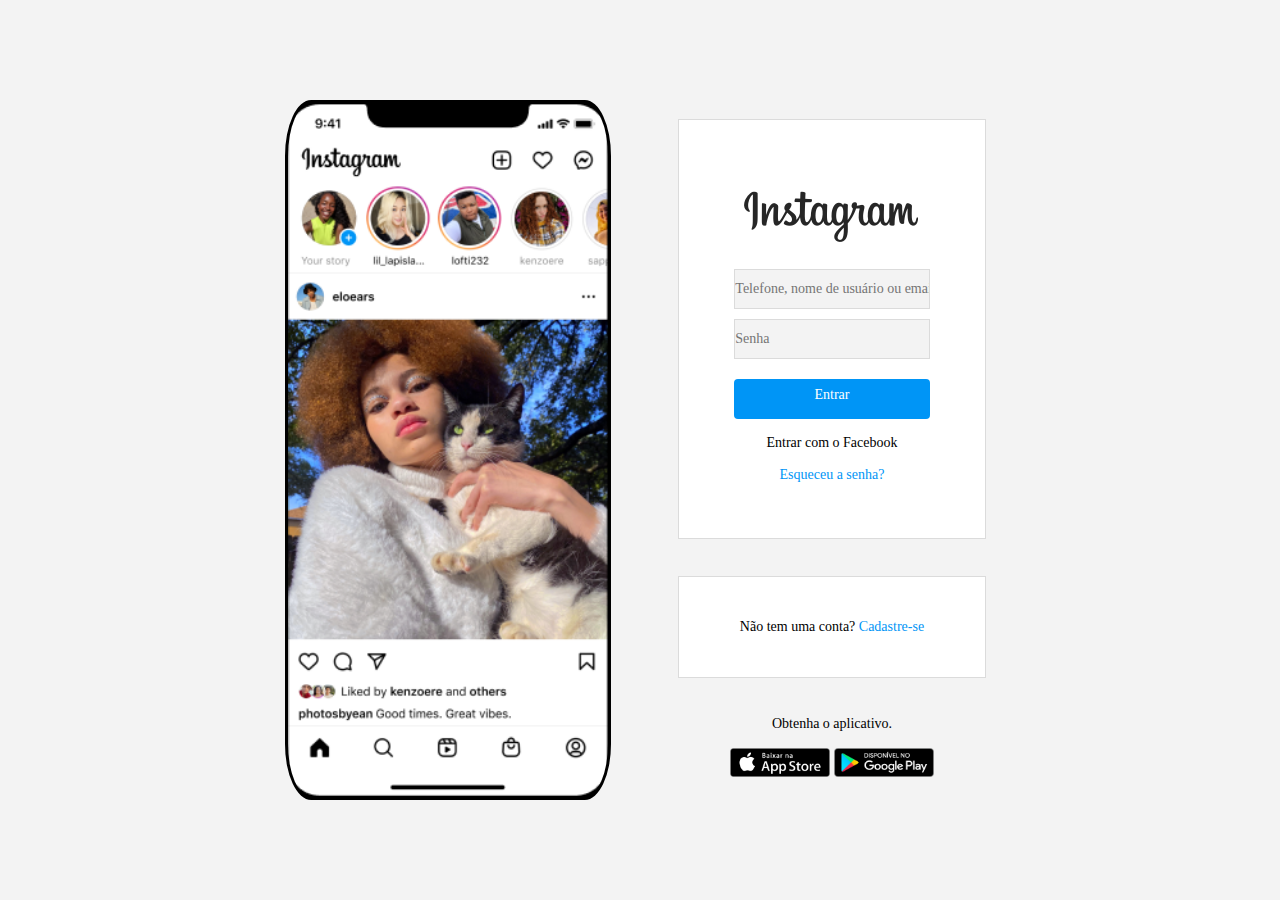
<file: Flexbox/instagram/index.html>
<!DOCTYPE html>
<html lang="en">
<head>
    <meta charset="UTF-8">
    <meta http-equiv="X-UA-Compatible" content="IE=edge">
    <meta name="viewport" content="width=device-width, initial-scale=1.0">
    <link rel="stylesheet" href="style.css">
    <link rel="icon" sizes="192x192" href="./img/favicon.png">
    <title>Instagram</title>
</head>
<body>
    <div class="wrapper">
        <div class="phone">
            <img src="./img/instagram1.png" class="phone-img" alt="celular">
        </div>
        <div class="login">
            <div class="sublogin">
                <div class="logo">
                    <img src="./img/instagram_logo.png" class="instagram-logo" alt="instagram_logo">
                </div>
                <div class="connect">
                    <input type="text" class="input" placeholder="Telefone, nome de usuário ou email">
                    <input type="password" class="input" placeholder="Senha" name="" id="" >
                    <span class="btn-entrar">Entrar</span>
                    <br>
                    <p class="entrar-fb">Entrar com o Facebook</p>
                    <br>
                    <a href="https://www.instagram.com/accounts/password/reset/">
                        <p>Esqueceu a senha?</p>
                    </a>
                    
                </div>

            </div>
            <div class="cadastro">
                <p>Não tem uma conta? <a link rel="_blank" href="https://www.instagram.com/accounts/emailsignup/">Cadastre-se </a></p>
                <br>
            </div>
            
            <div class="download">
                <p>Obtenha o aplicativo.</p>
                <br>
                <div>
                    <a href="https://itunes.apple.com/app/instagram/id389801252?pt=428156&ct=igweb.loginPage.badge&mt=8&vt=lo">
                        <img src="./img/btn_apple.png" alt="Download for IOS">
                    </a>
                    <a href="https://play.google.com/store/apps/details?id=com.instagram.android&referrer=utm_source%3Dinstagramweb%26utm_campaign%3DloginPage%26ig_mid%3DAD2B9A09-5B83-4D5F-ACF8-14B2F5A218E2%26utm_content%3Dlo%26utm_medium%3Dbadge">
                        <img src="./img/btn_android.png" alt="Download for Android">
                    </a>
                </div>
            </div>
        </div>
        
    </div>
    <br>
  <!-- <div class="footer">
        <div class="footer-links">
            <p><a link rel="_blank" href="https://about.facebook.com/meta">Meta</a></p>
            <p><a link rel="_blank" href="https://about.instagram.com/">Sobre</a></p>
            <p><a link rel="_blank" href="https://about.instagram.com/">Blog</a></p>
            <p><a link rel="_blank" href="https://www.instagram.com/about/jobs/">Carreiras</a></p>
            <p><a link rel="_blank" href="https://help.instagram.com/">Ajuda</a></p>
            <p><a link rel="_blank" href="https://developers.facebook.com/docs/instagram">API</a></p>
            <p><a link rel="_blank" href="https://about.instagram.com/legal/privacy/">Privacidade</a></p>
            <p><a link rel="_blank" href="https://about.instagram.com/legal/terms/">Termos</a></p>
            <p><a link rel="_blank" href="https://www.instagram.com/web/lite/">Instagram Lite</a></p>
        </div>
        <br>
        <p>© 2022 Instagram from Meta</p>
    </div> -->
</body>
</html>
</file>
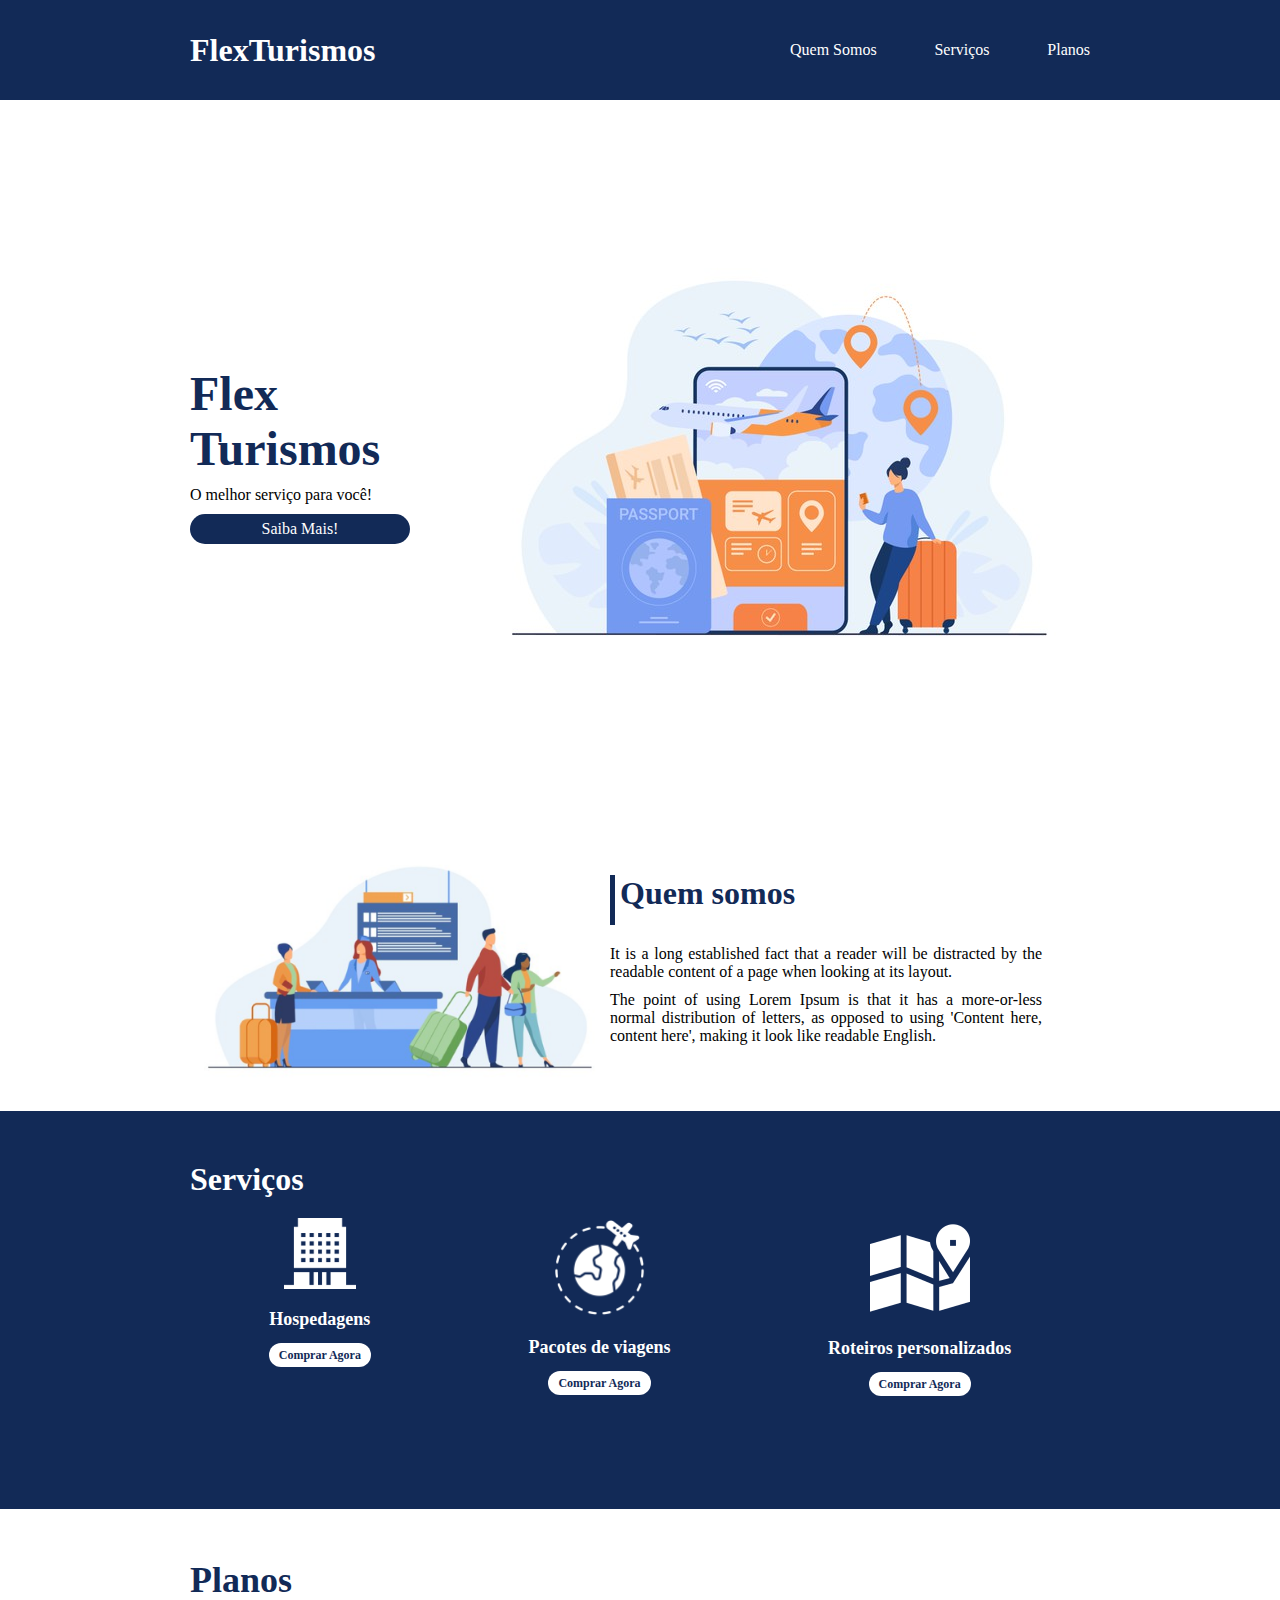
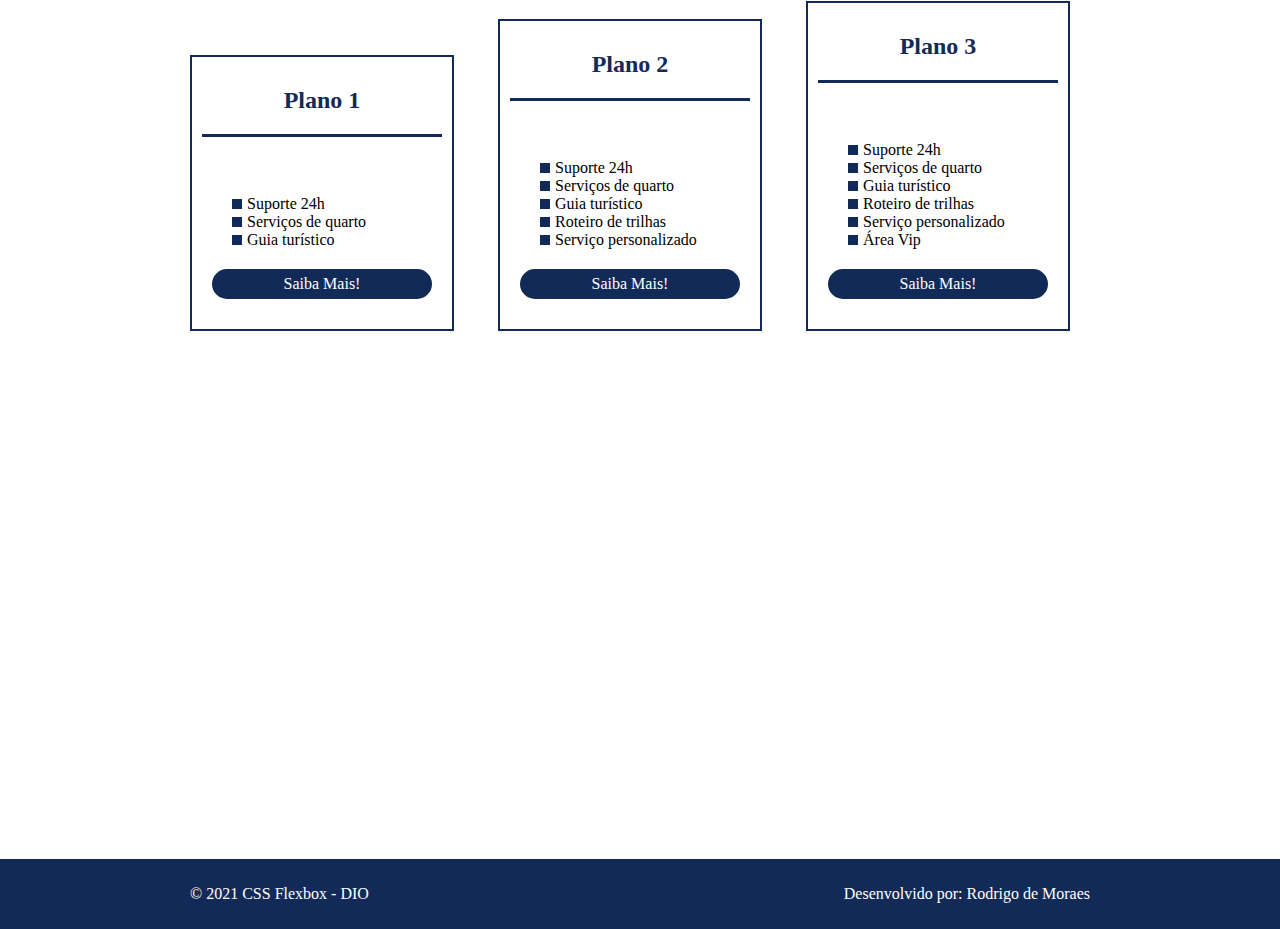
<file: Flexbox/projeto/index.html>
<!DOCTYPE html>
<html lang="pt-br">
<head>
    <meta charset="UTF-8">
    <meta name="viewport" content="width=device-width, initial-scale=1.0">
    <title>Flex Turismos</title>
    <link rel="stylesheet" href="./style.css">
</head>
<body>
    <header>
        <div class="flex-container menu">
            <h1>FlexTurismos</h1>
            <ul class="list-items">
                <li><a href="#quem-somos">Quem Somos</a></li>
                <li><a href="#servicos">Serviços</a></li>
                <li><a href="#planos">Planos</a></li>
            </ul>
        </div>
    </header>

    <div class="flex-container apresentacao">
        <div class="texto-apresentacao">
            <h1>Flex <br>Turismos</h1>
            <p>O melhor serviço para você!</p>
            <a href="" class="btn">Saiba Mais!</a>
        </div>

        <div>
            <div><img src="./images/0-main.png" alt="banner de apresentação"></div>
        </div>
    </div>

    <div class="flex-container" id="quem-somos">
        <div>
            <h2>Quem somos</h2>
            <p>It is a long established fact that a reader will be distracted by the readable content of a page when looking at its layout. </p>
            <p>The point of using Lorem Ipsum is that it has a more-or-less normal distribution of letters, as opposed to using 'Content here, content here', making it look like readable English.</p>
        </div>

        <div>
            <img src="./images/1-quem-somos.png" alt="balcão de atendimento">
        </div>

    </div>

    <div class="container-externo">
        <div class="flex-container" id="servicos">
            <div>
                <h2>Serviços</h2>
            </div>
    
            <div class="list-servicos">
                <div class="item-servico">
                    <div><img src="./images/icon-2.png" alt="hospedagens"></div>
                    <p>Hospedagens</p>
                    <a href="#">Comprar Agora</a>
                </div>
    
                <div class="item-servico">
                   <div><img src="./images/icon-1.png" alt="pacote de viagens"></div>
                   <p>Pacotes de viagens</p>
                   <a href="#">Comprar Agora</a>
                </div>
    
                <div class="item-servico">
                    <div><img src="./images/icon-3.png" alt="roteiros personalizados"></div>
                    <p>Roteiros personalizados</p>
                    <a href="#">Comprar Agora</a>
                </div>
    
            </div>
        </div>
    </div>
    
    <div class="flex-container" id="planos">
       <div>
        <h2>Planos</h2>
       </div>

        <div class="list-planos">
            <div class="item-plano">
                <h3>Plano 1</h3>
                <br>
                <ul>
                    <li>Suporte 24h</li>
                    <li>Serviços de quarto</li>
                    <li>Guia turístico</li>
                </ul>
                <a href="#" class="btn">Saiba Mais!</a>
            </div>
    
            <div class="item-plano">
                <h3>Plano 2</h3>
                <br>
                <ul>
                    <li>Suporte 24h</li>
                    <li>Serviços de quarto</li>
                    <li>Guia turístico</li>
                    <li>Roteiro de trilhas</li>
                    <li>Serviço personalizado</li>
                </ul>
                <a href="#" class="btn">Saiba Mais!</a>
            </div>
    
            <div class="item-plano">
                <h3>Plano 3</h3>
                <br>
                <ul>
                    <li>Suporte 24h</li>
                    <li>Serviços de quarto</li>
                    <li>Guia turístico</li>
                    <li>Roteiro de trilhas</li>
                    <li>Serviço personalizado</li>
                    <li>Área Vip</li>
                </ul>
                <a href="#" class="btn">Saiba Mais!</a>
            </div>
        </div>
       
    </div>

    <footer >
        <div class="flex-container footer">
            <p>&copy; 2021 CSS Flexbox - DIO</p>
            <p>Desenvolvido por: Rodrigo de Moraes</p>
        </div>

    </footer>
</body>
</html>
</file>
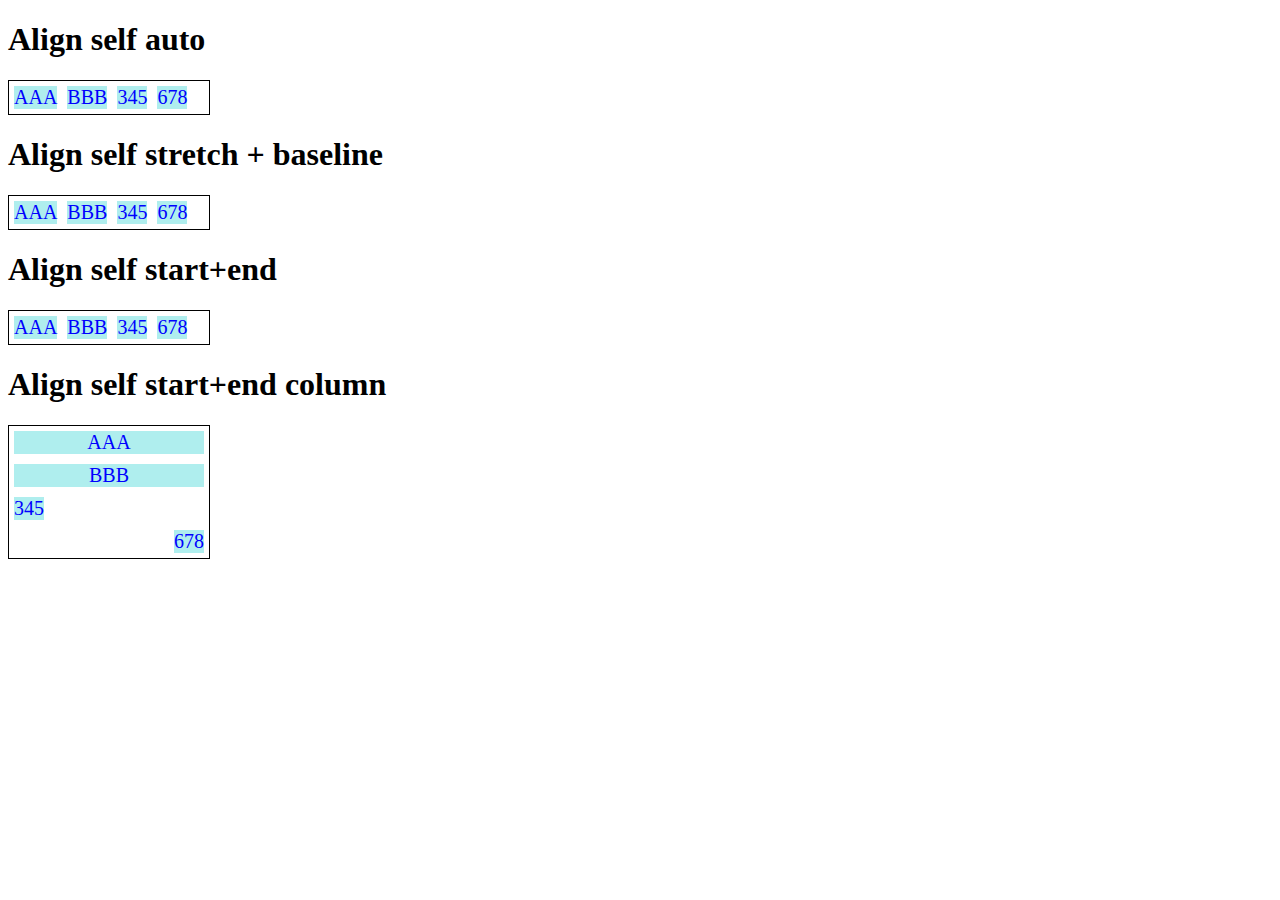
<file: Flexbox/flex-align-self.html>
<!DOCTYPE html>
<html lang="en">
<head>
    <meta charset="UTF-8">
    <meta http-equiv="X-UA-Compatible" content="IE=edge">
    <meta name="viewport" content="width=device-width, initial-scale=1.0">
    <title>Flex align self</title>
    <style>
        .container{
            display: flex;
            max-width: 200px;
            border: 1px solid black;
            margin-bottom: 10px;
        }
        .item{
            background-color: paleturquoise;
            color: blue;
            font-size: 20px;
            text-align: center;
            margin: 5px;
        }
        .center{
            align-self: center;
        }
        .start{
            align-self: flex-start;
        }
        .end{
            align-self: flex-end;
        }
        .baseline{
            align-self: baseline;
        }
        .stretch{
            align-self: stretch;
        }
        .auto{
            align-self: auto;
        }
        .direction{
            flex-direction: column;
        }
    </style>
</head>
<body>
    <h1>Align self auto</h1>
    <div class="container">
        <div class="item auto">AAA</div>
        <div class="item auto">BBB</div>
        <div class="item auto">345</div>
        <div class="item auto">678</div>
    </div>

    <h1>Align self stretch + baseline</h1>
    <div class="container">
        <div class="item stretch">AAA</div>
        <div class="item stretch">BBB</div>
        <div class="item baseline">345</div>
        <div class="item baseline">678</div>
    </div>

    <h1>Align self start+end</h1>
    <div class="container">
        <div class="item auto">AAA</div>
        <div class="item auto">BBB</div>
        <div class="item start">345</div>
        <div class="item end">678</div>
    </div>

    <h1>Align self start+end column</h1>
    <div class="container direction">
        <div class="item auto">AAA</div>
        <div class="item stretch">BBB</div>
        <div class="item start">345</div>
        <div class="item end">678</div>
    </div>

</body>
</html>
</file>
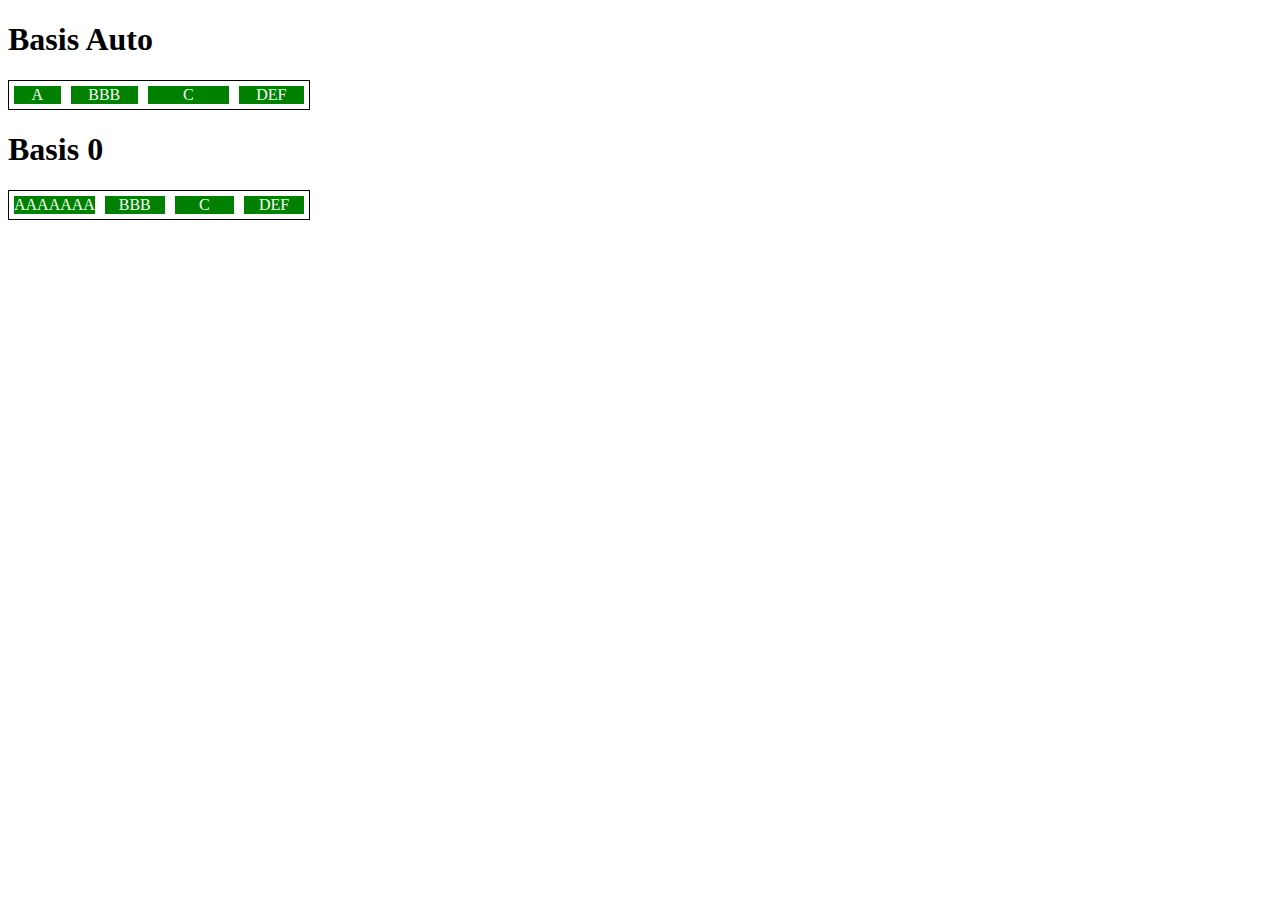
<file: Flexbox/flex-basis.html>
<!DOCTYPE html>
<html lang="en">
<head>
    <meta charset="UTF-8">
    <meta http-equiv="X-UA-Compatible" content="IE=edge">
    <meta name="viewport" content="width=device-width, initial-scale=1.0">
    <title>flex-Basis</title>
    <style>
        .flex-container{
            display: flex;
            max-width: 300px;
            border: 1px solid black;
        }
        .items{
            background-color: green;
            color: white;
            text-align: center;
            margin: 5px;
        }
        .bauto{
            flex-basis: auto;
        }
        .b0{
            flex-basis: 0;
        }
        .fg-1{
            flex-grow: 1;
        }
        .fg-2{
            flex-grow: 2;
        }
    </style>
</head>
<body>
    <h1>Basis Auto</h1>
    <div class="flex-container">
        <div class="items bauto fg-1">A</div>
        <div class="items bauto fg-1">BBB</div>
        <div class="items bauto fg-2">C</div>
        <div class="items bauto fg-1">DEF</div>
    </div>

    <h1>Basis 0</h1>
    <div class="flex-container">
        <div class="items b0  fg-1">AAAAAAA</div>
        <div class="items b0 fg-1">BBB</div>
        <div class="items b0 fg-1">C</div>
        <div class="items b0 fg-1">DEF</div>
    </div>
</body>
</html>
</file>
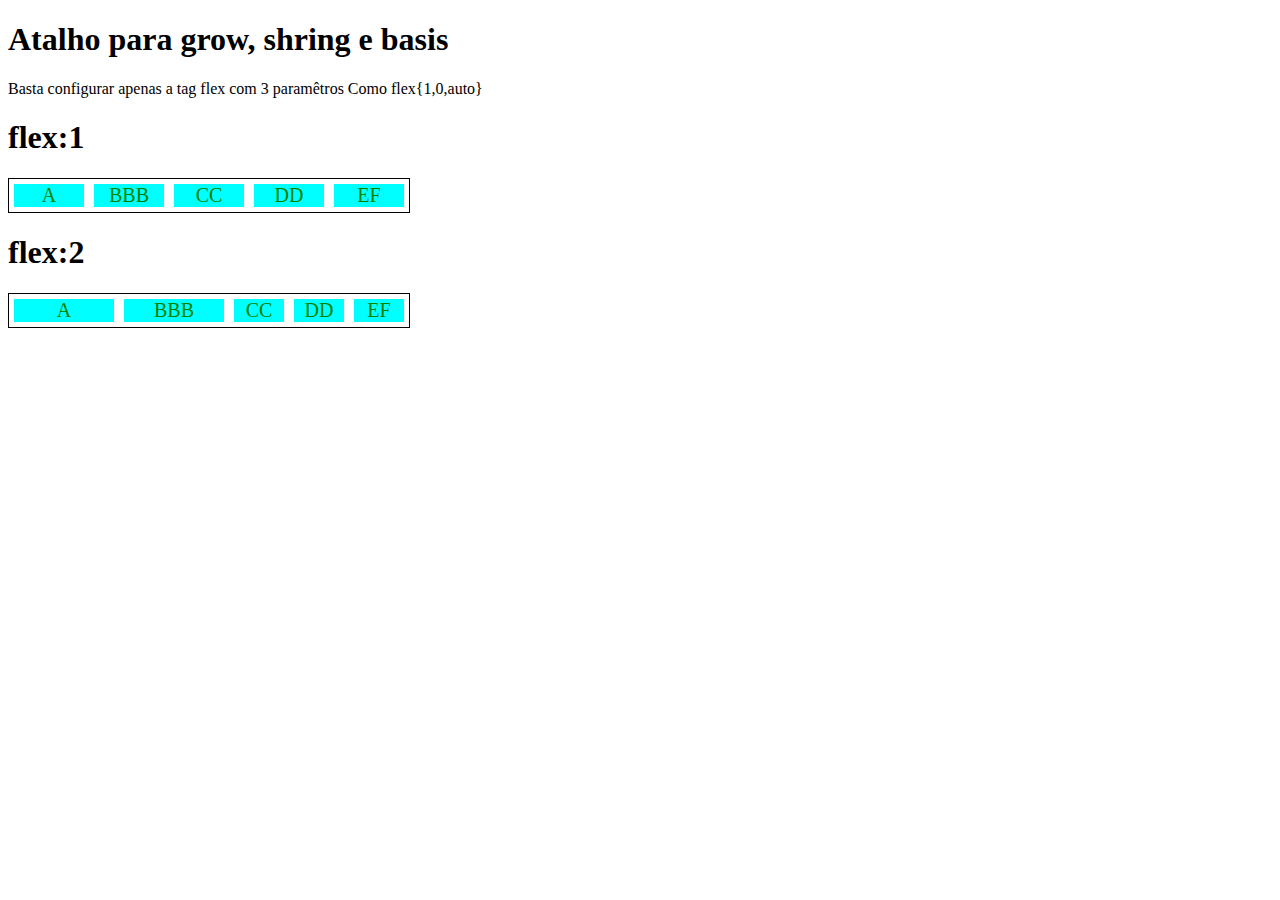
<file: Flexbox/flex-flex.html>
<!DOCTYPE html>
<html lang="en">
<head>
    <meta charset="UTF-8">
    <meta http-equiv="X-UA-Compatible" content="IE=edge">
    <meta name="viewport" content="width=device-width, initial-scale=1.0">
    <title>Flex</title>
    <style>
        .flex-container{
            display: flex;
            border: 1px solid black;
            max-width: 400px;
        }
        .item{
            background-color: aqua;
            color: green;
            font-size: 20px;
            text-align: center;
            margin: 5px;
        }
        .flex-1{
            flex: 1;
            /*grow =1, shring =1, basis = 0*/
        }
        .flex-2{
            flex: 2;
            /*grow =2, shring =1, basis = 0*/
        }
    </style>
</head>
<body>
    <h1>Atalho para grow, shring e basis</h1>
    <p>Basta configurar apenas a tag flex com 3 paramêtros
        Como flex{1,0,auto}
    </p>
    <h1>flex:1</h1>
    <div class="flex-container">
        <div class="item flex-1">A</div>
        <div class="item flex-1">BBB</div>
        <div class="item flex-1">CC</div>
        <div class="item flex-1">DD</div>
        <div class="item flex-1">EF</div>
    </div>
    <h1>flex:2</h1>
    <div class="flex-container">
        <div class="item flex-2">A</div>
        <div class="item flex-2">BBB</div>
        <div class="item flex-1">CC</div>
        <div class="item flex-1">DD</div>
        <div class="item flex-1">EF</div>
    </div>
</body>
</html>
</file>
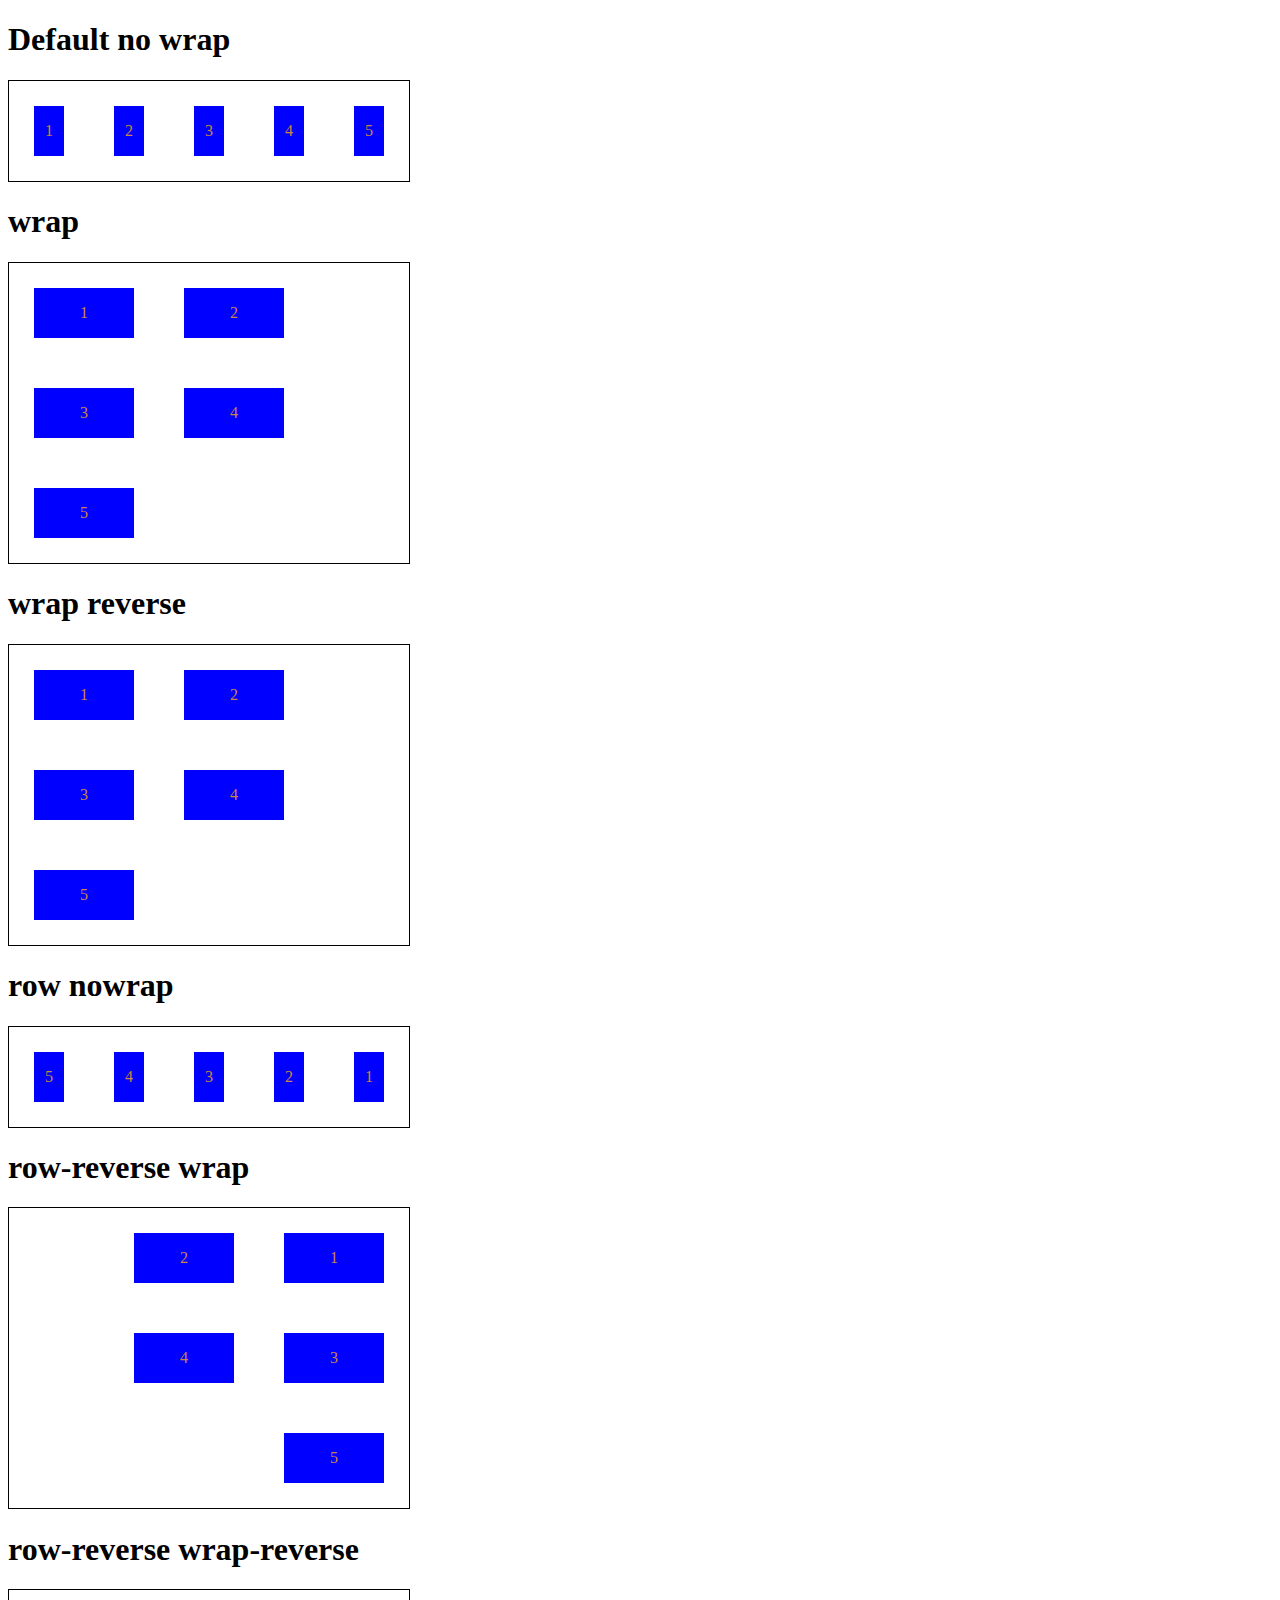
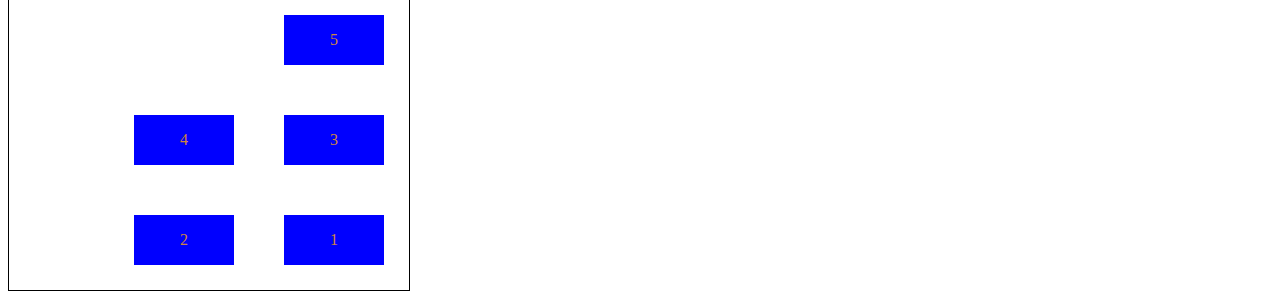
<file: Flexbox/flex-flow.html>
<!DOCTYPE html>
<html lang="en">
<head>
    <meta charset="UTF-8">
    <meta http-equiv="X-UA-Compatible" content="IE=edge">
    <meta name="viewport" content="width=device-width, initial-scale=1.0">
    <title>Flex-flow</title>
    <style>
        .flex-container{
            display: flex;
            border:  1px solid black;
            max-width: 400px;
        }
        .default{
            flex-flow: row nowrap;
        }
        .wrap{
            flex-flow: row wrap;
        }
        .wrap-reverse{
            flex-flow: row wrap-reverse;
        }
        .r-nowrap{
            flex-flow: row-reverse nowrap;
        }
        .r-wrap{
            flex-flow: row-reverse wrap;
        }
        .rr-wrap{
            flex-flow: row-reverse wrap-reverse;
        }
        .item{
            background-color: blue;
            margin: 25px;
            color: peru;
            text-align: center;
            width: 100px;
            height: 50px;
            line-height: 50px;
        }
    </style>
</head>
<body>
    <h1>Default no wrap</h1>
    <div class="flex-container default">
        <div class="item">1</div>
        <div class="item">2</div>
        <div class="item">3</div>
        <div class="item">4</div>
        <div class="item">5</div>
    </div>
    <h1>wrap</h1>
    <div class="flex-container wrap">
        <div class="item">1</div>
        <div class="item">2</div>
        <div class="item">3</div>
        <div class="item">4</div>
        <div class="item">5</div>
    </div>
    <h1>wrap reverse</h1>
    <div class="flex-container wrap">
        <div class="item">1</div>
        <div class="item">2</div>
        <div class="item">3</div>
        <div class="item">4</div>
        <div class="item">5</div>
    </div>

    <h1>row nowrap</h1>
    <div class="flex-container r-nowrap">
        <div class="item">1</div>
        <div class="item">2</div>
        <div class="item">3</div>
        <div class="item">4</div>
        <div class="item">5</div>
    </div>

    <h1>row-reverse wrap</h1>
    <div class="flex-container r-wrap">
        <div class="item">1</div>
        <div class="item">2</div>
        <div class="item">3</div>
        <div class="item">4</div>
        <div class="item">5</div>
    </div>

    <h1>row-reverse wrap-reverse</h1>
    <div class="flex-container rr-wrap">
        <div class="item">1</div>
        <div class="item">2</div>
        <div class="item">3</div>
        <div class="item">4</div>
        <div class="item">5</div>
    </div>
</body>
</html>
</file>
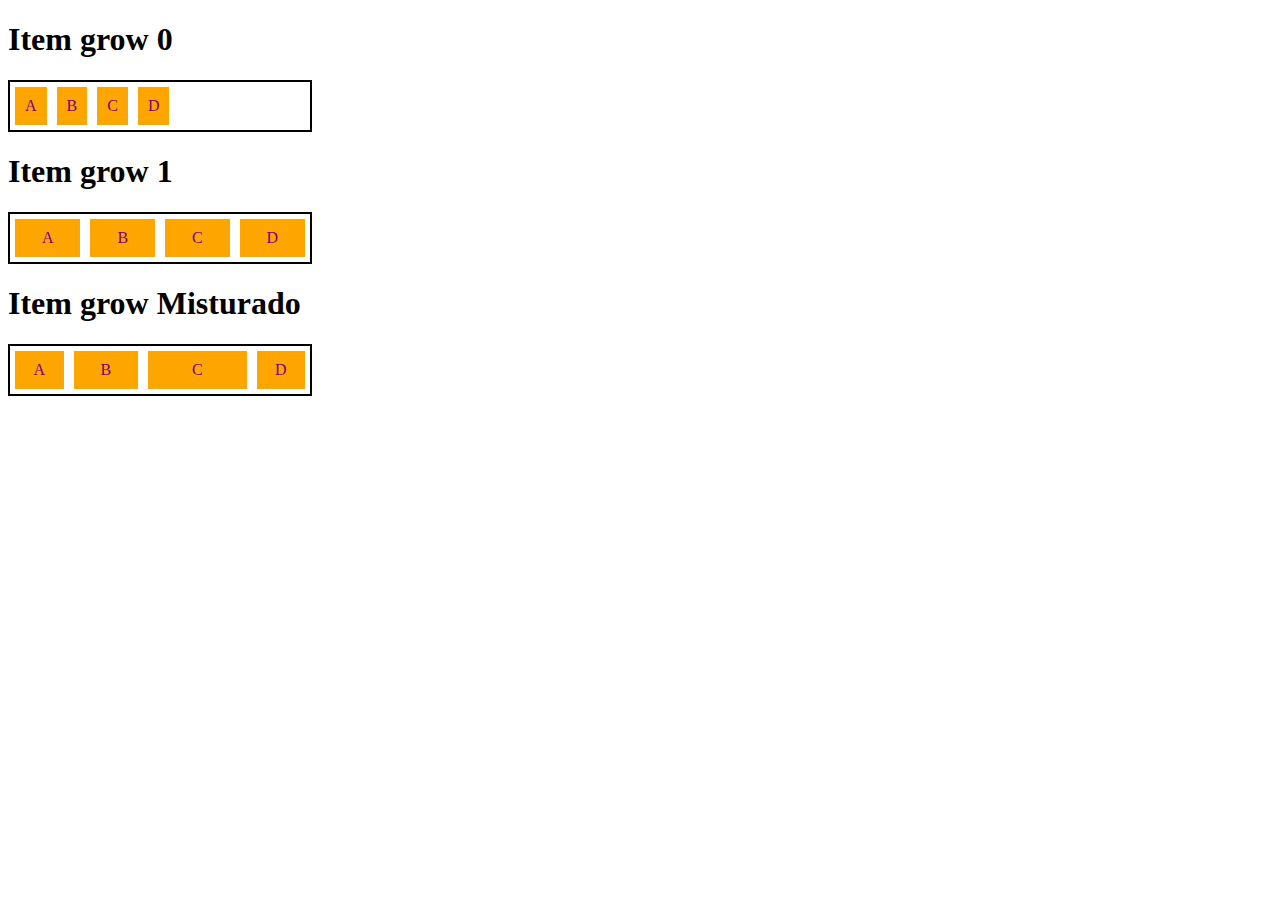
<file: Flexbox/flex-grow.html>
<!DOCTYPE html>
<html lang="en">
<head>
    <meta charset="UTF-8">
    <meta http-equiv="X-UA-Compatible" content="IE=edge">
    <meta name="viewport" content="width=device-width, initial-scale=1.0">
    <title>Flex-grow</title>
    <style>
        .flex-container{
            display: flex;
            border: 2px solid black;
            max-width: 300px;
        }
        .item{
            background-color: orange;
            margin: 5px;
            padding: 10px;
            text-align: center;
            color: purple;
        }
        .fg-0{
            flex-grow: 0;
        }
        .fg-1{
            flex-grow: 1;
        }
        .fg-2{
            flex-grow: 2;
        }
        .fg-4{
            flex-grow: 4;
        }
    </style>

</head>
<body>
    <h1>Item grow 0</h1>
    <div class="flex-container">
        <div class="item fg-0">A</div>
        <div class="item fg-0">B</div>
        <div class="item fg-0">C</div>
        <div class="item fg-0">D</div>
    </div>

    <h1>Item grow 1</h1>
    <div class="flex-container">
        <div class="item fg-1">A</div>
        <div class="item fg-1">B</div>
        <div class="item fg-1">C</div>
        <div class="item fg-1">D</div>
    </div>

    <h1>Item grow Misturado</h1>
    <div class="flex-container">
        <div class="item fg-1">A</div>
        <div class="item fg-2">B</div>
        <div class="item fg-4">C</div>
        <div class="item fg-1">D</div>
    </div>
</body>
</html>
</file>
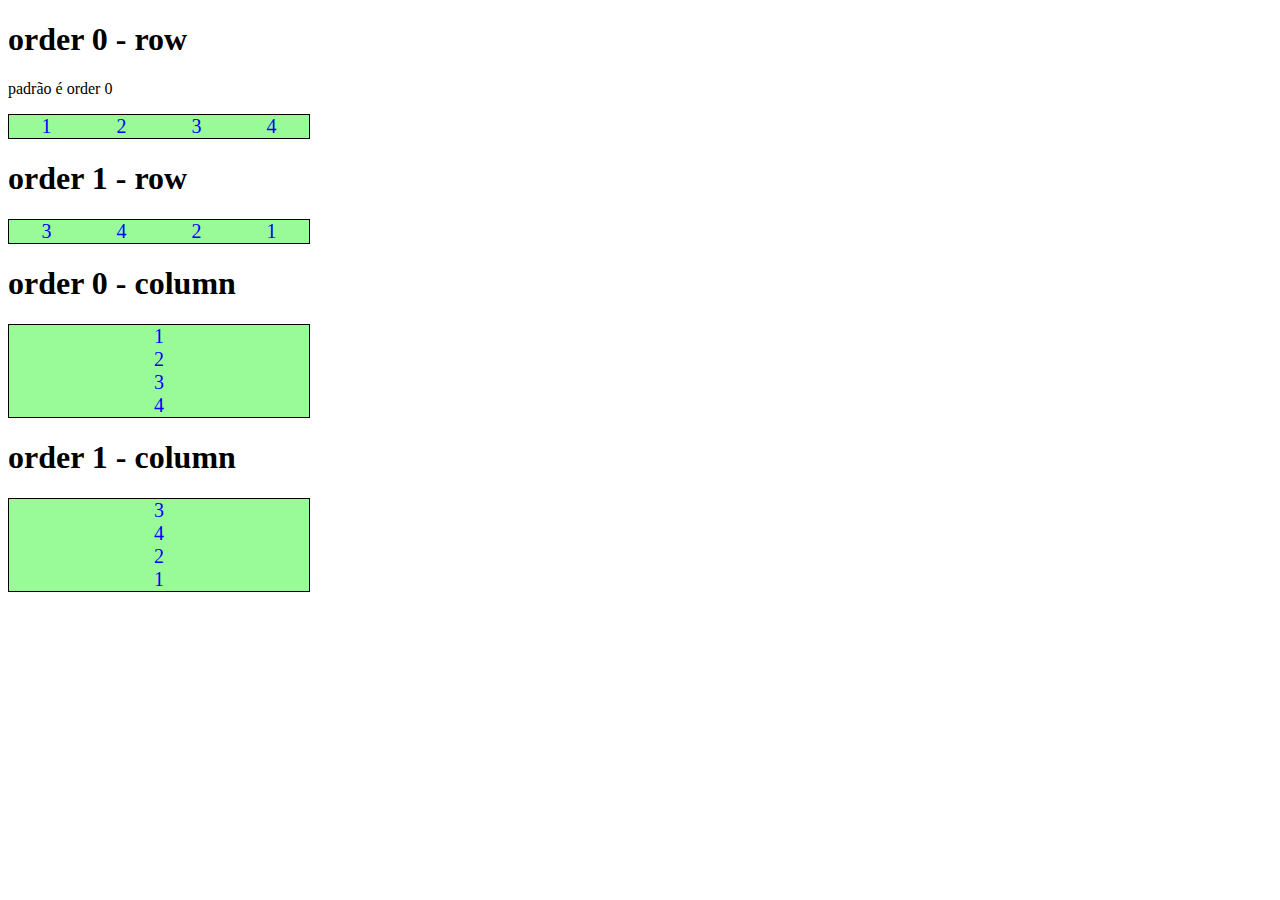
<file: Flexbox/flex-order.html>
<!DOCTYPE html>
<html lang="en">
<head>
    <meta charset="UTF-8">
    <meta http-equiv="X-UA-Compatible" content="IE=edge">
    <meta name="viewport" content="width=device-width, initial-scale=1.0">
    <title>Flex order</title>
</head>
<style>
    .flex-container{
        display: flex;
        max-width: 300px;
        border: 1px solid black;
        margin-bottom: 20px;
    }
    .item{
        flex: 1;
        background: palegreen;
        color: blue;
        text-align: center;
        font-size: 20px;
    }
    .o1{
        order: 1;
    }
    .o2{
        order: 2;
    }
    .o3{
        order: 3;
    }
    .direction{
        flex-direction: column;
    }
</style>
<body>
    <h1>order 0 - row</h1>
    <p>padrão é order 0</p>
    <div class="flex-container">
        <div class="item">1</div>
        <div class="item">2</div>
        <div class="item">3</div>
        <div class="item">4</div>
    </div>
    <h1>order 1 - row</h1>
    <div class="flex-container">
        <div class="item o3">1</div>
        <div class="item o2">2</div>
        <div class="item">3</div>
        <div class="item o1">4</div>
    </div>
    <h1>order 0 - column</h1>
    <div class="flex-container direction">
        <div class="item">1</div>
        <div class="item">2</div>
        <div class="item">3</div>
        <div class="item">4</div>
    </div>
    <h1>order 1 - column</h1>
    <div class="flex-container direction">
        <div class="item o3">1</div>
        <div class="item o2">2</div>
        <div class="item">3</div>
        <div class="item o1">4</div>
    </div>
</body>
</html>
</file>
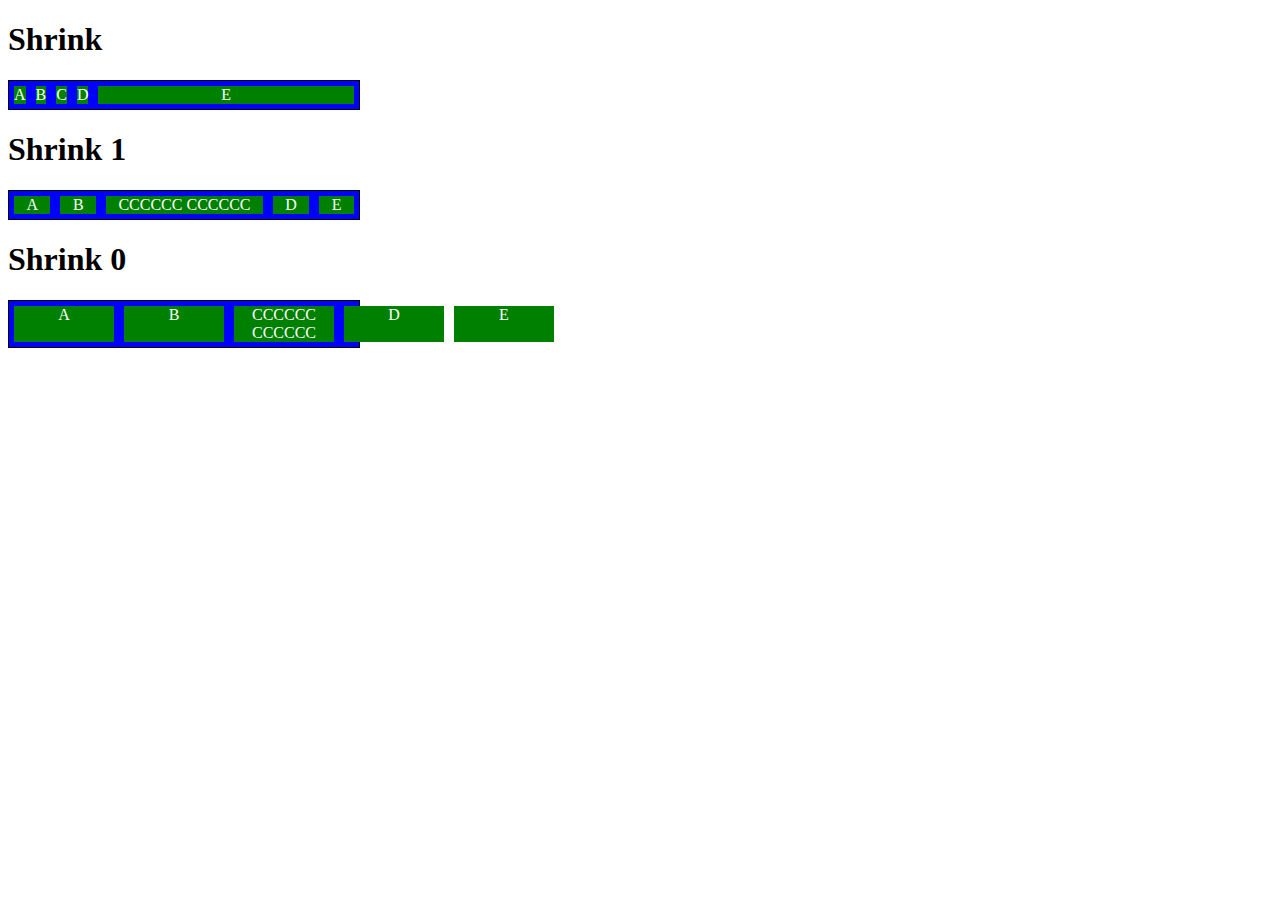
<file: Flexbox/flex-shrink.html>
<!DOCTYPE html>
<html lang="en">
<head>
    <meta charset="UTF-8">
    <meta http-equiv="X-UA-Compatible" content="IE=edge">
    <meta name="viewport" content="width=device-width, initial-scale=1.0">
    <title>Flex-Shrink</title>
    <style>
        .flex-container{
            display: flex;
            background-color: blue;
            border: 1px solid black;
            max-width: 350px;
        }
        .item{
            background-color: green;
            color: white;
            text-align: center;
            margin: 5px;
        }
        .s1{
            flex-shrink: 1;
        }
        .s0{
            flex-shrink: 0;
            flex-basis: 100px;
        }
        .fg1{
            flex-grow: 1;
        }
    </style>
</head>
<body>
    <h1>Shrink</h1>
    <div class="flex-container">
        <div class="item s1">A</div>
        <div class="item s1">B</div>
        <div class="item s1">C</div>
        <div class="item s1">D</div>
        <div class="item s1 fg1">E</div>
    </div>

    <h1>Shrink 1</h1>
    <div class="flex-container">
        <div class="item s1 fg1">A</div>
        <div class="item s1 fg1">B</div>
        <div class="item s1 fg1">CCCCCC CCCCCC</div>
        <div class="item s1 fg1">D</div>
        <div class="item s1 fg1">E</div>
    </div>

    <h1>Shrink 0</h1>
    <div class="flex-container">
        <div class="item s0 fg1">A</div>
        <div class="item s0 fg1">B</div>
        <div class="item s0 fg1">CCCCCC CCCCCC</div>
        <div class="item s0 fg1">D</div>
        <div class="item s0 fg1">E</div>
    </div>
</body>
</html>
</file>
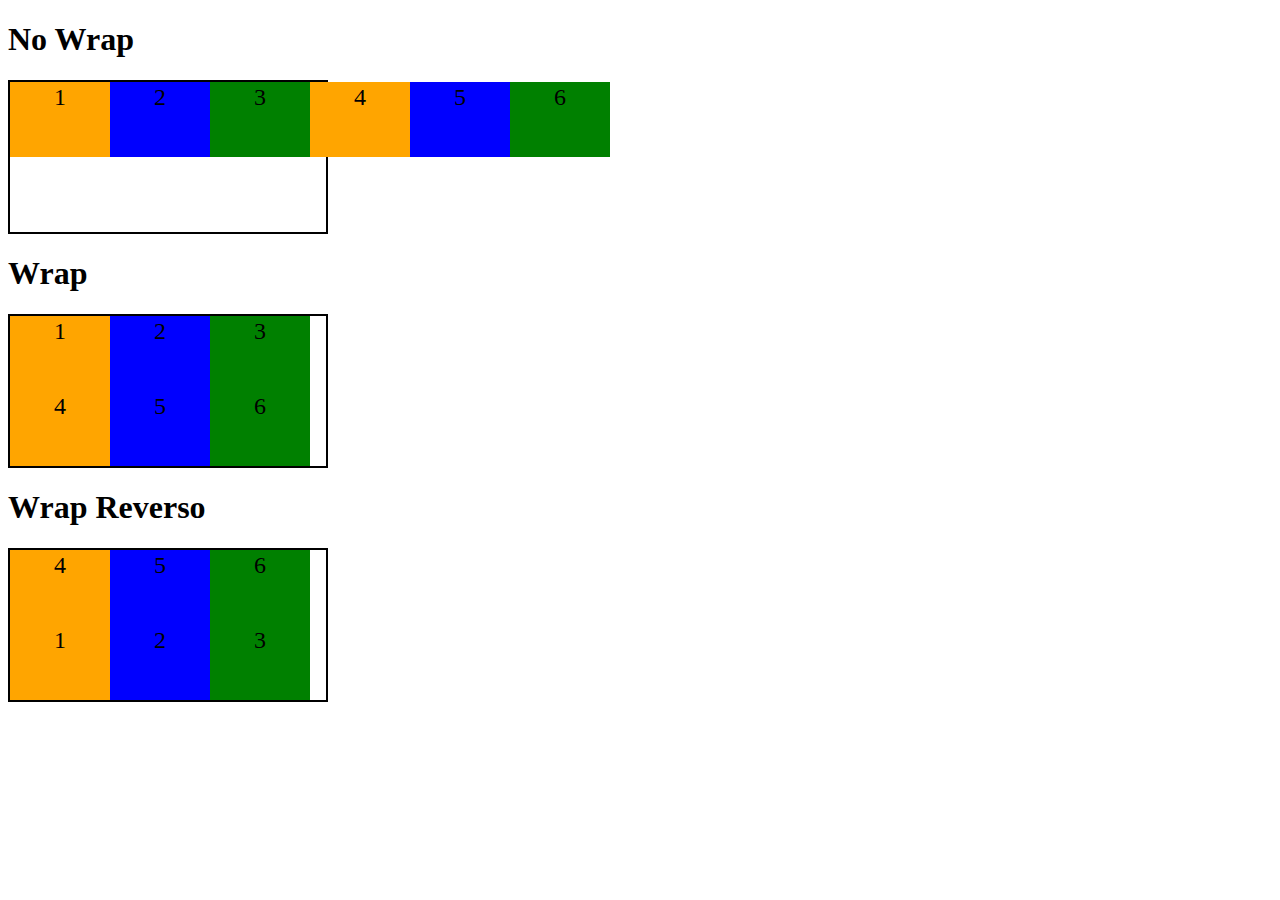
<file: Flexbox/flex-wrap.html>
<!DOCTYPE html>
<html lang="en">
<head>
    <meta charset="UTF-8">
    <meta http-equiv="X-UA-Compatible" content="IE=edge">
    <meta name="viewport" content="width=device-width, initial-scale=1.0">
    <title>flex-wrap</title>
    <style>
        .flex-container{
            display: flex;
            height: 150px;
            max-width: 25%;
            line-height: 30px;
            border: 2px solid black;
        }
        .item{
            font-size: 24px;
            height: 50%;
            min-width: 100px;
            text-align: center;
            width: 100px;
  
        }
        .nowrap{
            flex-wrap: nowrap;
        }
        .wrap{
            flex-wrap: wrap;
        }
        .wrap-reverse{
            flex-wrap: wrap-reverse;
        }
        .laranja{
            background-color: orange;
        }
        .azul{
            background-color: blue;
        }
        .verde{
            background-color: green;
        }
    </style>
</head>
<body>
    <h1>No Wrap</h1>
    <div class="flex-container nowrap">
        <div class="item laranja">1</div>
        <div class="item azul">2</div>
        <div class="item verde">3</div>
        <div class="item laranja">4</div>
        <div class="item azul">5</div>
        <div class="item verde">6</div>
    </div>
    <h1>Wrap</h1>
    <div class="flex-container wrap">
        <div class="item laranja">1</div>
        <div class="item azul">2</div>
        <div class="item verde">3</div>
        <div class="item laranja">4</div>
        <div class="item azul">5</div>
        <div class="item verde">6</div>
    </div>
    <h1>Wrap Reverso</h1>
    <div class="flex-container wrap-reverse">
        <div class="item laranja">1</div>
        <div class="item azul">2</div>
        <div class="item verde">3</div>
        <div class="item laranja">4</div>
        <div class="item azul">5</div>
        <div class="item verde">6</div>
    </div>
</body>
</html>
</file>
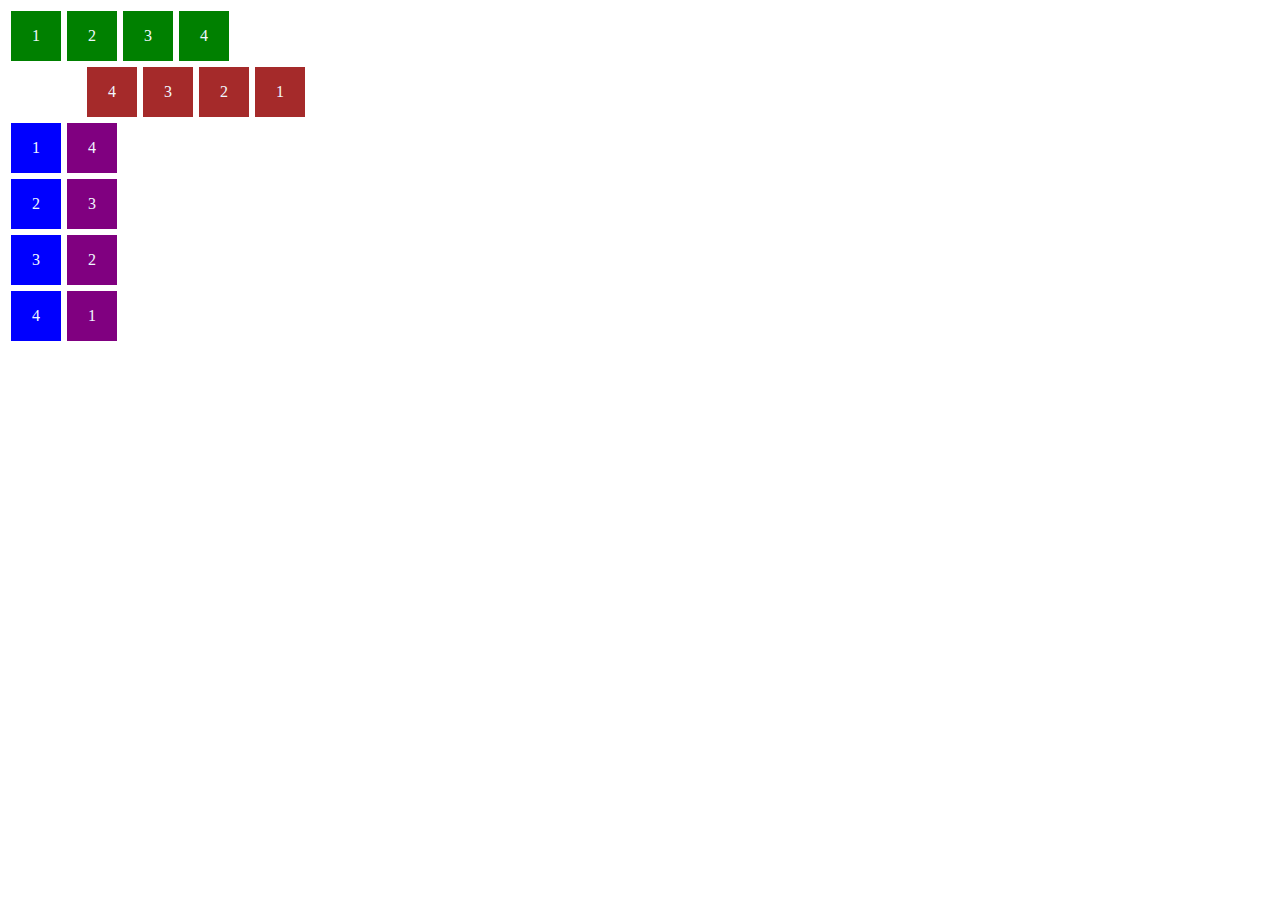
<file: Flexbox/flex_direcional.html>
<!DOCTYPE html>
<html lang="en">
<head>
    <meta charset="UTF-8">
    <meta http-equiv="X-UA-Compatible" content="IE=edge">
    <meta name="viewport" content="width=device-width, initial-scale=1.0">
    <title>Flex direction</title>
    
    <style>
        .flex-container{
            margin: 0;
            padding: 0;
            display: flex;
            list-style: none;
            max-width: 300px;
        }

        .flex-item{
            background: green;
            height: 50px;
            width: 50px;
            line-height: 50px;
            color: aliceblue;
            text-align: center;
            margin: 3px;
        }
        .row{
            flex-direction:  row;
        }

        .row-reverse{
            flex-direction: row-reverse;
        }
        .row-reverse li{
            background-color: brown;
        }

        .column{
            float: left;
            flex-direction: column;
        }

        .column li{
            background:  blue;
        }

        .column-reverse{
            float: right;
            flex-direction: column-reverse;
        }
        .column-reverse li{
            background: purple;
        }
    </style>
</head>
<body>

    <ul class="flex-container row">
        <li class="flex-item">1</li>
        <li class="flex-item">2</li>
        <li class="flex-item">3</li>
        <li class="flex-item">4</li>
    </ul>

    <ul class="flex-container row-reverse">
        <li class="flex-item">1</li>
        <li class="flex-item">2</li>
        <li class="flex-item">3</li>
        <li class="flex-item">4</li>
    </ul>

    <div class="flex-container">
        <ul class="flex-container column">
            <li class="flex-item">1</li>
            <li class="flex-item">2</li>
            <li class="flex-item">3</li>
            <li class="flex-item">4</li>
        </ul>
    
        <ul class="flex-container column-reverse">
            <li class="flex-item">1</li>
            <li class="flex-item">2</li>
            <li class="flex-item">3</li>
            <li class="flex-item">4</li>
        </ul>
    </div>

</body>
</html>
</file>
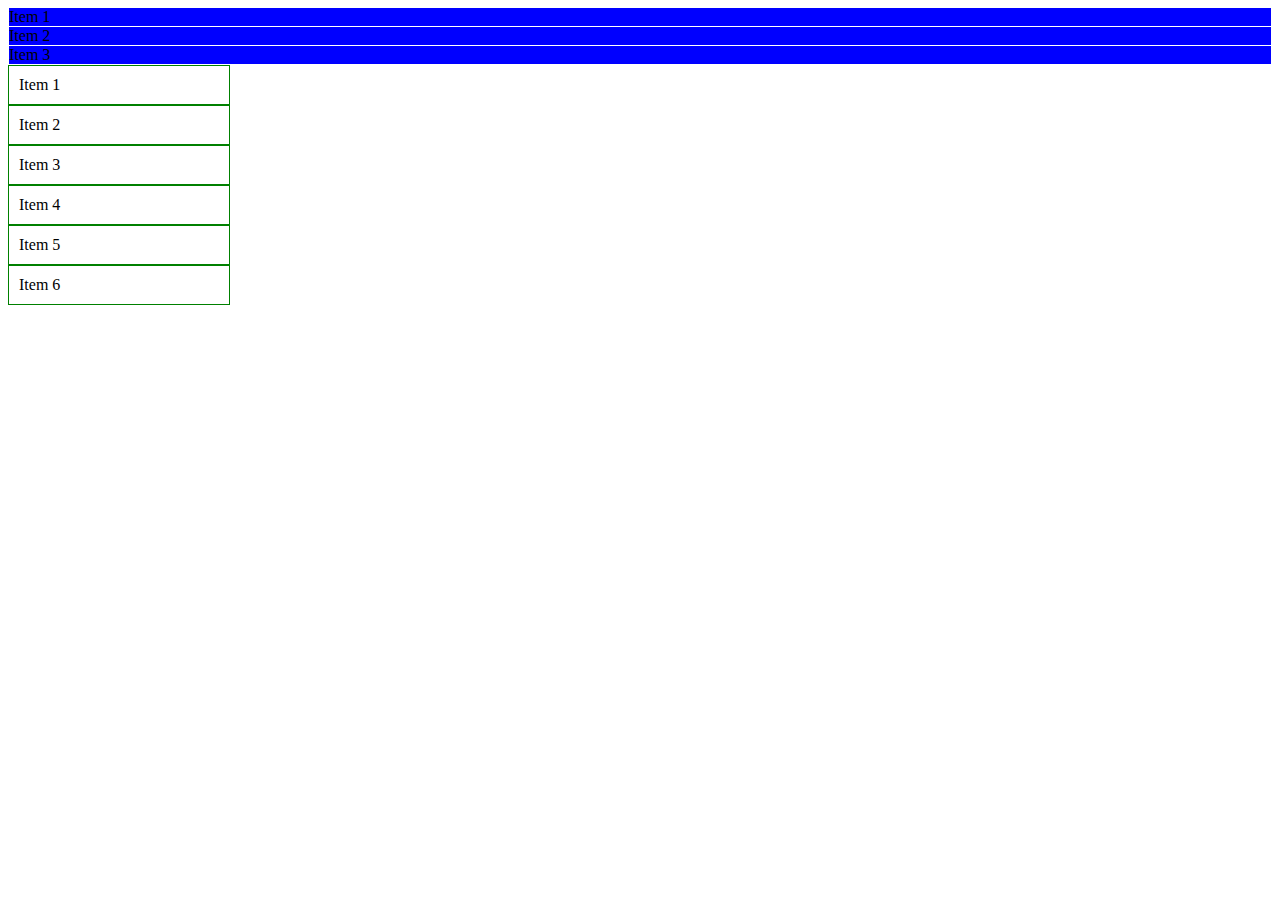
<file: Flexbox/flex_display.html>
<!DOCTYPE html>
<html lang="en">
<head>
    <meta charset="UTF-8">
    <meta http-equiv="X-UA-Compatible" content="IE=edge">
    <meta name="viewport" content="width=device-width, initial-scale=1.0">
    <title>Flex Display</title>
    <style>
        .flex{
            max-width: 200px;
            padding: 10px;
            border:  1px solid green;
        }
        .item{
            background-color: blue;
            margin: 1px;
        }
    </style>
</head>

<body>
    <div>
        <!--div.item*3 tab gera 3linhas de uma vez-->
        <div class="item">Item 1</div>
        <div class="item">Item 2</div>
        <div class="item">Item 3</div>
    </div>

    <div>
        <!--div.item*3 tab gera 3linhas de uma vez-->
        <div class="flex">Item 1</div>
        <div class="flex">Item 2</div>
        <div class="flex">Item 3</div>
        <div class="flex">Item 4</div>
        <div class="flex">Item 5</div>
        <div class="flex">Item 6</div>
    </div>
</body>
</html>
</file>
<file: Flexbox/instagram/style.css>
*{
    padding: 0;
    margin: 0;
    box-sizing: border-box;
    text-decoration: none;
    font-family: Verdana, Tahoma;
    font-size: 14px;
}

body{
    width: 100%;
    min-height: 100vh;
    background-color: rgb(243,243,243);
    display: flex;
    justify-content: center;
    padding: 0;
    margin: 0;
}
.wrapper{
    display: flex; /*Inicializa o bloco container*/
    align-items: center; /*alinhamento vertical*/
    justify-content: start; /*alinhamento horizontal*/
    height: 100vh;
    width: 60%;
}

.phone{
    display: flex;
    align-items: center;
    justify-content: center;
    width: 50%;
}

.phone-img{
    border: 3px solid black;
    border-radius: 8%;

    height: 50rem;
    background-color: black;
}

.login{
    display: flex;
    align-items: center;
    justify-content: space-around; /*inverte o funcionamento qd tem o flexdirection column*/
    flex-direction: column;
    width: 50%;
    height: 50rem;
    padding: 0;
}
.sublogin{
    display: flex;
    background-color: white;
    flex-direction: column;
    align-items: center; /*alinhamento vertical*/
    justify-content: center; /*alinhamento horizontal*/
    border: 1px solid #dbdbdb;
    width: 80%;
    height: 60%;
}
.logo{
    display: flex;
    align-items: center;
    justify-content: center;
    width: 80%;
    height: 20%;
}

.connect{
    display: flex; /*Inicializa o bloco container*/
    align-items: center; /*alinhamento vertical*/
    justify-content: center; /*alinhamento horizontal*/
    width: 80%;
    flex-direction: column;
}
.connect a{
    color:#0095f6;
}

.input{
    background-color:  rgb(243,243,243);
    border: 1px solid #dbdbdb;
    width: 80%;
    height: 40px;
    margin-top: 10px;
}

.btn-entrar{
    background-color: #0095f6;
    color: white;
    height: 40px;
    width: 80%;
    align-items: center;
    justify-content: center;
    border-radius: 4px;
    padding: 8px;
    text-align: center;
    margin-top: 20px;
}

.cadastro{
    display: flex; /*Inicializa o bloco container*/
    align-items: center; /*alinhamento vertical*/
    justify-content: center; /*alinhamento horizontal*/
    border: 1px solid #dbdbdb;
    background-color: white;
    width: 80%;
    padding: 1rem;
    padding-top: 3rem;
    padding-bottom: 3rem;

}

.cadastro a{
    color: #0095f6;
}
.instagram-logo{
    display: flex;
    justify-content: center;
}

.download{
    display: flex;
    justify-content: center;
    flex-direction: column;
    text-align: center;
    width: 80%;
}
.download img{
    max-width: 100px;
    max-height: 50px;
}

.footer{
    display: flex;
    justify-content: space-evenly;
    align-items: center;
    color:#8e8e8e;
}
.footer a{
    color:  #8e8e8e;
}

.footer-links{
    display: flex;
    width: 100%;
    justify-content: space-evenly;
    align-items: center;
}

@media (max-width: 1024px){
    .wrapper{
        width: 90%;
    }

    .phone{
        display: none;
    }

    body{
        background-color: white;
    }
    .login{
        width: 90%;
    }
}
</file>
<file: Flexbox/projeto/style.css>
*{
    margin: 0;
    padding: 0;
    font-family: 'Verdana', 'Geneva', 'Tahoma', 'sans-serif';
}
ul{
    list-style: none;
    margin: 0;
    padding: 0;
}   
ul li a{
    text-decoration: none;
}

div img{
    display: block;
    width: 100%;
}

.flex-container{
    display: flex;
    max-width: 900px;
    margin: auto;
    width: 100%;
    min-width:  320px;
}

header{
    background-color: #122A57;
    height: 100px;
    display: flex;
    align-items: center;
    color: white;
}
header .menu{
    justify-content: space-between;
}
header .list-items{
    display: flex;
    width: 100%;
    max-width: 300px;
    justify-content: space-between;
    align-items: center;
}

.list-items li a {
    color: white;
}

.apresentacao{
    height: 80vh;
    align-items: center;
    justify-content: space-between;

}
.apresentacao .texto-apresentacao{
    min-height: 150px;
}

.texto-apresentacao h1{
    color: #122A57;
    font-size: 48px;
    margin-bottom: 10px;
}

.btn{
    background-color: #122A57;
    color: white;
    text-align: center;
    border-radius: 30px;
    width: 220px;
    display: block;
    text-decoration: none;
    height: 30px;
    line-height: 30px;
    margin-top: 10px;
    margin-bottom: 10px;
}

#quem-somos{
    flex-direction:  row-reverse;
    align-items: center;
    justify-content: space-between;
}

#quem-somos h2{
    font-size: 32px;
    color: #122A57;
    display: flex;
    margin-bottom: 20px;
}

#quem-somos h2::before{
    content: "";
    height: 50px;
    width: 5px;
    margin-right: 5px;
    background-color: #122A57;
    position: relative;
}

#quem-somos p{
    width: 90%;
    margin-bottom: 10px;
    text-align: justify;
}

#quem-somos img{
    min-width: 420px;
}

.container-externo{
    background-color: #122A57;
    width: 100%;
}

#servicos{
    flex-direction: column;
    padding-top: 50px;
    padding-bottom: 100px;
}

#servicos h2{
    color: white;
    font-size: 32px;
    margin-bottom: 20px;
}

.list-servicos{
    display: flex;
    justify-content: space-around;
}

.list-servicos .item-servico{
    text-align: center;
}

.item-servico a{
    width: 120px;
    background-color: white;
    border-radius: 30px;
    height: 50px;
    text-align: center;
    line-height: 50px;
    margin-top: 20px;
    padding: 5px 10px;
    text-decoration: none;
    color: #122A57;
    font-size: 12px;
    font-weight: 700;
}

.item-servico p{
    font-weight: 700;
    font-size: 18px;
    margin-top: 20px;
    color: white;
}

.item-servico img{
    width: 70%;
    max-width: 100px;
    margin: auto;
}

#planos{
    flex-direction: column;
    min-height: 100vh;
    padding-top: 50px;
}

#planos h2{
    font-size: 36px;
    color: #122A57;
}

.list-planos{
    display: flex;
    align-items: flex-end;
    justify-content: space-between;
}

.item-plano{
    flex: 1;
    border: 2px solid #122A57;
    margin-right: 20px;
    padding: 10px;
    max-width: 240px;
}

.item-plano .btn{
    margin: auto;
    margin-bottom: 20px;
}

.item-plano h3{
    font-size: 24px;
    display: flex;
    flex-direction: column;
    text-align: center;
    margin-top: 20px;
    color: #122A57;
}

.item-plano h3::after{
    content: "";
    background-color: #122A57;
    width: 100%;
    height: 3px;
    margin-top: 20px;
    margin-bottom: 20px;
}

.item-plano ul{
    padding: 10px 20px;
    display: flex;
    flex-direction: column;
    margin: 10px;
}

.item-plano ul li{
    display: flex;
    flex-wrap: nowrap;
    align-items: center;
}

.item-plano ul li::before{
    content: "";
    background-color: #122A57;
    width: 10px;
    height: 10px;
    margin-right: 5px;
}

footer{
    background-color: #122A57;
    height: 70px;
    display: flex;
    align-items: center;
}

footer .footer{
    justify-content: space-between;
    color: white;
}

/* mobile */
@media(max-width: 992px){
    .flex-container{
        flex-direction: column;
    }

    .apresentacao{
        flex-direction: column-reverse;
    }

    .apresentacao .texto-apresentacao{
        width: 100%;
    }

    #quem-somos{
        flex-direction: column-reverse;
    }
    #quem-somos img{
        margin: auto;
        min-width: 320px;
    }

    .list-servicos{
        flex-direction: column;
    }

    .item-servico img{
        width: 50%;
        margin: auto;
    }

    .list-planos{
        flex-direction: column;
        align-items: flex-start;
        margin-bottom: 20px;
    }

    .list-planos .item-plano{
        max-width: 90%;
        margin: auto;
        width: 100%;
        margin-bottom: 20px;
    }
}
</file>
